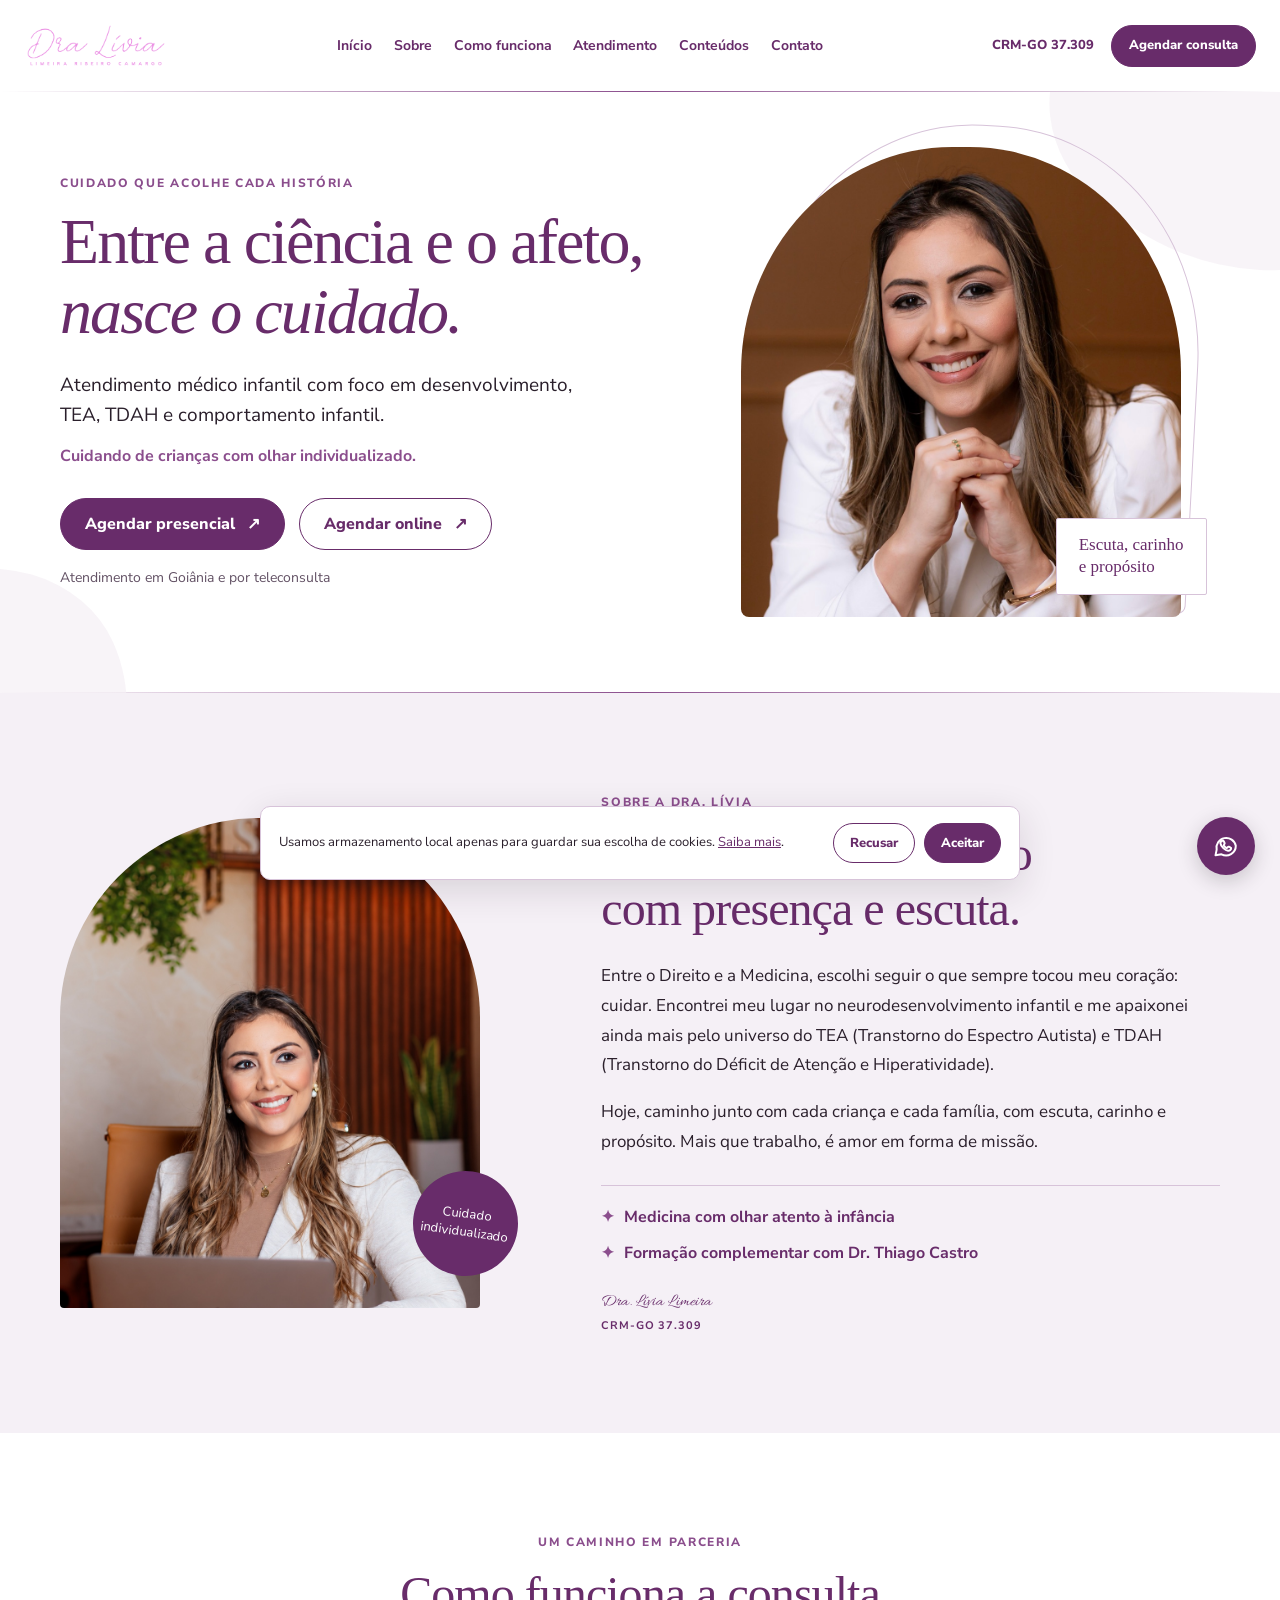
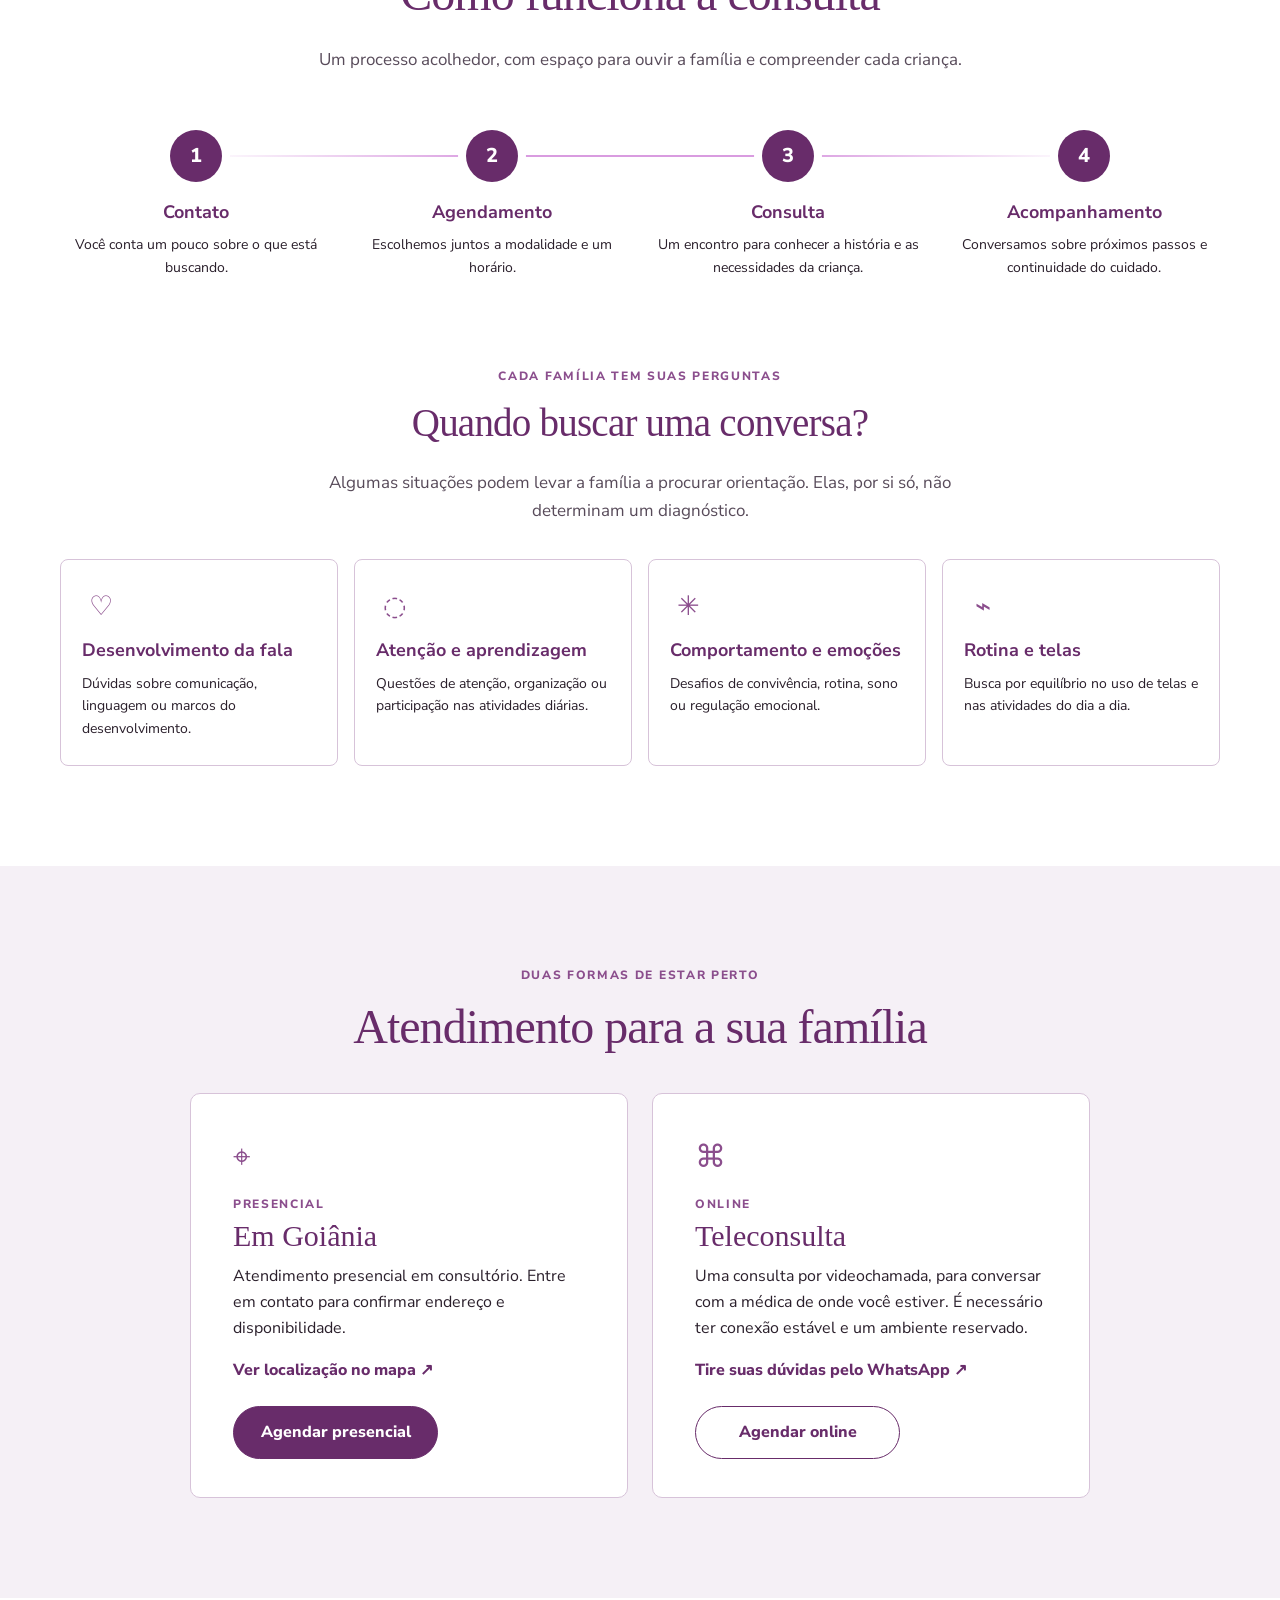
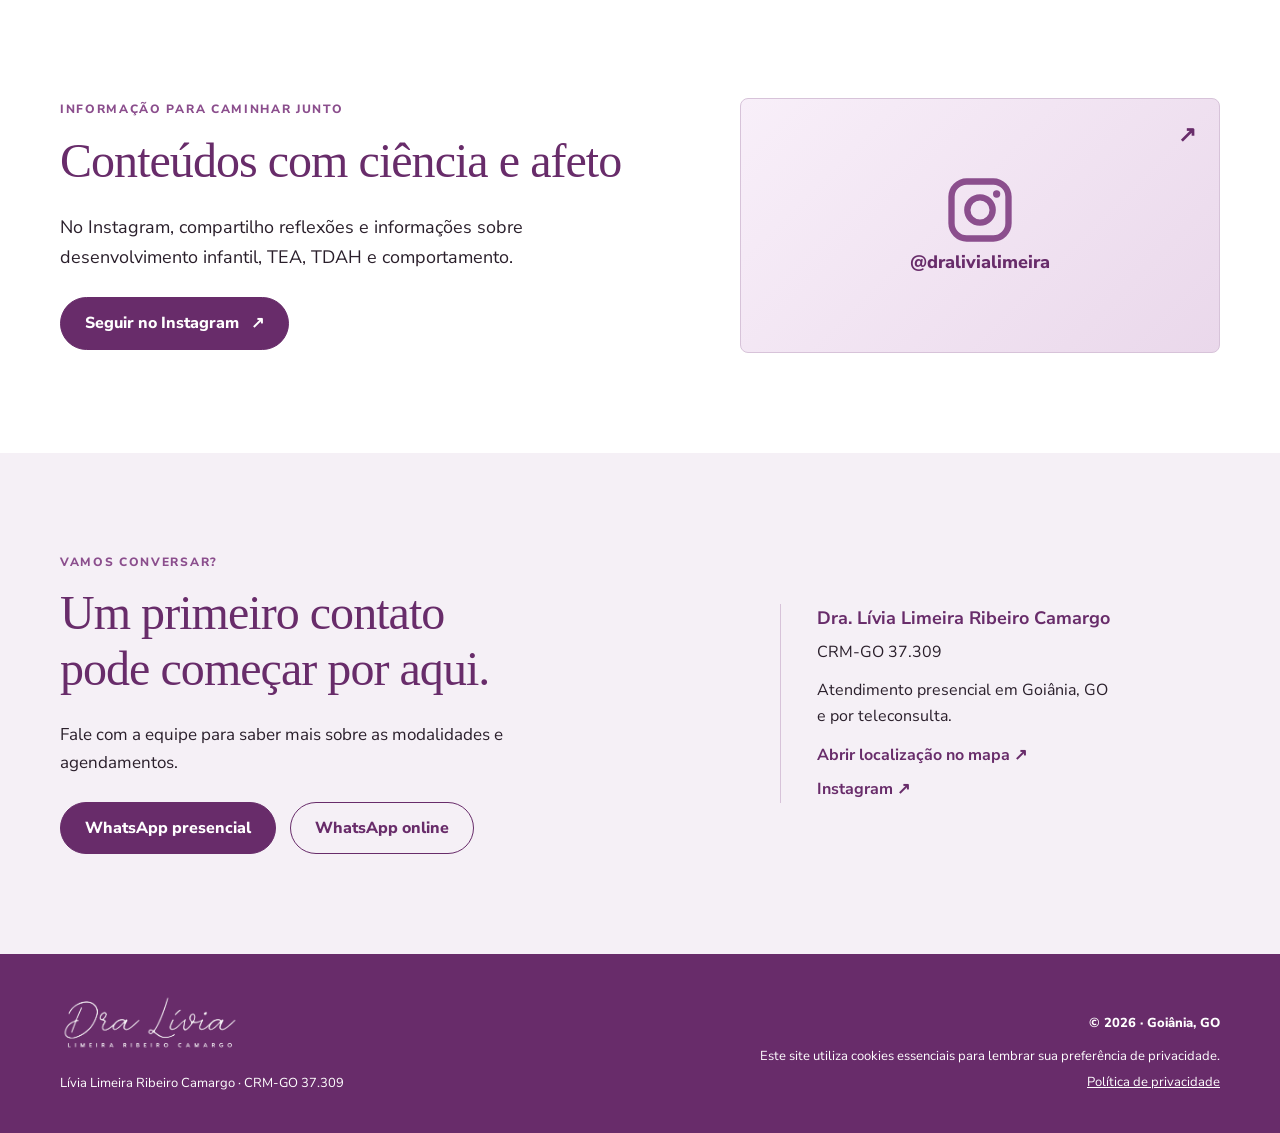
<file: index.html>
<!doctype html>
<html lang="pt-BR">
<head>
  <meta charset="utf-8">
  <meta name="viewport" content="width=device-width, initial-scale=1">
  <meta name="theme-color" content="#682C6A">
  <title>Dra. Lívia Limeira | Médica – Desenvolvimento Infantil, TEA e TDAH | Goiânia</title>
  <meta name="description" content="Atendimento médico infantil com foco em desenvolvimento, TEA, TDAH e comportamento. Presencial em Goiânia e por teleconsulta.">
  <meta property="og:type" content="website">
  <meta property="og:title" content="Dra. Lívia Limeira | Desenvolvimento Infantil">
  <meta property="og:description" content="Entre a ciência e o afeto, nasce o cuidado. Atendimento presencial em Goiânia e online.">
  <meta property="og:image" content="https://dralivialimeira.com.br/assets/site_foto_perfil.jpg">
  <meta property="og:url" content="https://dralivialimeira.com.br/">
  <link rel="icon" type="image/svg+xml" href="assets/favicon.svg">
  <link rel="preconnect" href="https://fonts.googleapis.com">
  <link rel="preconnect" href="https://fonts.gstatic.com" crossorigin>
  <link href="https://fonts.googleapis.com/css2?family=Allura&family=Nunito+Sans:wght@400;500;600;700;800&display=swap" rel="stylesheet">
  <link rel="stylesheet" href="styles.css">
  <script type="application/ld+json">
  {"@context":"https://schema.org","@type":"Physician","name":"Lívia Limeira Ribeiro Camargo","identifier":"CRM-GO 37.309","address":{"@type":"PostalAddress","addressLocality":"Goiânia","addressRegion":"GO","addressCountry":"BR"},"telephone":"+55 62 99204-0000","sameAs":["https://www.instagram.com/dralivialimeira/"]}
  </script>
</head>
<body>
  <a class="skip-link" href="#conteudo">Pular para o conteúdo</a>
  <header class="site-header">
    <div class="header-inner">
      <a class="brand" href="#inicio" aria-label="Dra. Lívia Limeira, início"><img src="assets/site_logo.png" alt="Dra. Lívia Limeira Ribeiro Camargo"></a>
      <nav class="main-nav" aria-label="Navegação principal">
        <a href="#inicio">Início</a><a href="#sobre">Sobre</a><a href="#como-funciona">Como funciona</a><a href="#atendimento">Atendimento</a><a href="#conteudos">Conteúdos</a><a href="#contato">Contato</a>
      </nav>
      <div class="header-actions"><span class="crm">CRM-GO 37.309</span><a class="button button-small" href="#atendimento">Agendar consulta</a></div>
    </div>
  </header>

  <main id="conteudo">
    <section class="mobile-card" aria-label="Links principais">
      <div class="mobile-photo"><img src="assets/site_foto_perfil.jpg" alt="Dra. Lívia Limeira"></div>
      <button class="share-button" type="button" aria-label="Compartilhar esta página" title="Compartilhar"><svg viewBox="0 0 24 24" aria-hidden="true"><path d="M12 16V3m0 0L7 8m5-5 5 5M5 13v7h14v-7"/></svg></button>
      <div class="mobile-intro"><img class="mobile-logo" src="assets/site_logo.png" alt="Dra. Lívia Limeira Ribeiro Camargo"><p class="mobile-crm">CRM-GO 37.309</p><p>Cuidando de crianças com olhar individualizado. Como posso te ajudar hoje?</p></div>
      <div class="mobile-links">
        <a class="button mobile-primary" data-whatsapp="presencial" href="https://wa.me/5562992585585?text=Ol%C3%A1!%20Gostaria%20de%20agendar%20uma%20consulta%20presencial%20com%20a%20Dra.%20L%C3%ADvia." target="_blank" rel="noopener">Agendar consulta presencial</a>
        <a class="button mobile-secondary" data-whatsapp="online" href="https://wa.me/5562992040000?text=Ol%C3%A1!%20Gostaria%20de%20agendar%20uma%20consulta%20online%20com%20a%20Dra.%20L%C3%ADvia." target="_blank" rel="noopener">Agendar consulta online</a>
        <a class="button mobile-secondary" href="https://www.instagram.com/dralivialimeira/" target="_blank" rel="noopener">Instagram</a>
        <button class="button mobile-secondary mobile-modal-trigger" type="button" aria-haspopup="dialog">Como funciona a consulta</button>
        <a class="button mobile-secondary" href="https://maps.app.goo.gl/AR5w3i1jh9JKmHik7" target="_blank" rel="noopener">Localização</a>
      </div>
      <a class="instagram-mark" href="https://www.instagram.com/dralivialimeira/" target="_blank" rel="noopener" aria-label="Instagram da Dra. Lívia"><svg viewBox="0 0 24 24" aria-hidden="true"><path fill="currentColor" fill-rule="evenodd" d="M7.8 2h8.4A5.8 5.8 0 0 1 22 7.8v8.4a5.8 5.8 0 0 1-5.8 5.8H7.8A5.8 5.8 0 0 1 2 16.2V7.8A5.8 5.8 0 0 1 7.8 2Zm0 2A3.8 3.8 0 0 0 4 7.8v8.4A3.8 3.8 0 0 0 7.8 20h8.4a3.8 3.8 0 0 0 3.8-3.8V7.8A3.8 3.8 0 0 0 16.2 4H7.8Zm4.2 3a5 5 0 1 1 0 10 5 5 0 0 1 0-10Zm0 2a3 3 0 1 0 0 6 3 3 0 0 0 0-6Zm5.25-3.2a1.15 1.15 0 1 1 0 2.3 1.15 1.15 0 0 1 0-2.3Z"/></svg></a>
      <p class="mobile-foot">Lívia Limeira Ribeiro Camargo · CRM-GO 37.309<br>© 2026</p>
    </section>

    <section class="hero desktop-section" id="inicio">
      <div class="hero-inner wrap">
        <div class="hero-copy"><p class="eyebrow">Cuidado que acolhe cada história</p><h1>Entre a ciência e o afeto,<br><em>nasce o cuidado.</em></h1><p class="hero-lead">Atendimento médico infantil com foco em desenvolvimento, TEA, TDAH e comportamento infantil.</p><p class="hero-note">Cuidando de crianças com olhar individualizado.</p><div class="button-row"><a class="button" data-whatsapp="presencial" href="https://wa.me/5562992585585?text=Ol%C3%A1!%20Gostaria%20de%20agendar%20uma%20consulta%20presencial%20com%20a%20Dra.%20L%C3%ADvia." target="_blank" rel="noopener">Agendar presencial <span aria-hidden="true">↗</span></a><a class="button button-outline" data-whatsapp="online" href="https://wa.me/5562992040000?text=Ol%C3%A1!%20Gostaria%20de%20agendar%20uma%20consulta%20online%20com%20a%20Dra.%20L%C3%ADvia." target="_blank" rel="noopener">Agendar online <span aria-hidden="true">↗</span></a></div><p class="hero-location">Atendimento em Goiânia e por teleconsulta</p></div>
        <div class="hero-portrait"><span class="portrait-orbit"></span><img src="assets/site_foto_perfil.jpg" alt="Dra. Lívia Limeira, médica" fetchpriority="high"><span class="portrait-caption">Escuta, carinho<br>e propósito</span></div>
      </div>
      <div class="hero-divider" aria-hidden="true"></div>
    </section>

    <section class="about section-pad" id="sobre"><div class="wrap about-grid"><div class="about-image"><img src="assets/site_foto_consultorio.jpg" alt="Ambiente de atendimento da Dra. Lívia" loading="lazy"><span class="image-stamp">Cuidado<br>individualizado</span></div><div class="about-copy"><p class="eyebrow">Sobre a Dra. Lívia</p><h2>Um cuidado construído<br>com presença e escuta.</h2><p>Entre o Direito e a Medicina, escolhi seguir o que sempre tocou meu coração: cuidar. Encontrei meu lugar no neurodesenvolvimento infantil e me apaixonei ainda mais pelo universo do TEA (Transtorno do Espectro Autista) e TDAH (Transtorno do Déficit de Atenção e Hiperatividade).</p><p>Hoje, caminho junto com cada criança e cada família, com escuta, carinho e propósito. Mais que trabalho, é amor em forma de missão.</p><div class="credentials"><span>Medicina com olhar atento à infância</span><span>Formação complementar com Dr. Thiago Castro</span></div><p class="about-sign">Dra. Lívia Limeira <small>CRM-GO 37.309</small></p></div></div></section>

    <section class="process section-pad" id="como-funciona"><div class="wrap"><div class="section-heading"><p class="eyebrow">Um caminho em parceria</p><h2>Como funciona a consulta</h2><p>Um processo acolhedor, com espaço para ouvir a família e compreender cada criança.</p></div><ol class="steps"><li><span>1</span><h3>Contato</h3><p>Você conta um pouco sobre o que está buscando.</p></li><li><span>2</span><h3>Agendamento</h3><p>Escolhemos juntos a modalidade e um horário.</p></li><li><span>3</span><h3>Consulta</h3><p>Um encontro para conhecer a história e as necessidades da criança.</p></li><li><span>4</span><h3>Acompanhamento</h3><p>Conversamos sobre próximos passos e continuidade do cuidado.</p></li></ol>
      <div class="signals-heading"><p class="eyebrow">Cada família tem suas perguntas</p><h2>Quando buscar uma conversa?</h2><p>Algumas situações podem levar a família a procurar orientação. Elas, por si só, não determinam um diagnóstico.</p></div>
      <div class="signal-grid"><article class="signal-card"><span class="line-icon" aria-hidden="true">♡</span><h3>Desenvolvimento da fala</h3><p>Dúvidas sobre comunicação, linguagem ou marcos do desenvolvimento.</p></article><article class="signal-card"><span class="line-icon" aria-hidden="true">◌</span><h3>Atenção e aprendizagem</h3><p>Questões de atenção, organização ou participação nas atividades diárias.</p></article><article class="signal-card"><span class="line-icon" aria-hidden="true">✳</span><h3>Comportamento e emoções</h3><p>Desafios de convivência, rotina, sono ou regulação emocional.</p></article><article class="signal-card"><span class="line-icon" aria-hidden="true">⌁</span><h3>Rotina e telas</h3><p>Busca por equilíbrio no uso de telas e nas atividades do dia a dia.</p></article></div>
    </div></section>

    <section class="care section-pad" id="atendimento"><div class="wrap"><div class="section-heading"><p class="eyebrow">Duas formas de estar perto</p><h2>Atendimento para a sua família</h2></div><div class="care-grid"><article class="care-card"><div class="care-icon" aria-hidden="true">⌖</div><p class="eyebrow">Presencial</p><h3>Em Goiânia</h3><p>Atendimento presencial em consultório. Entre em contato para confirmar endereço e disponibilidade.</p><a class="text-link" href="https://maps.app.goo.gl/AR5w3i1jh9JKmHik7" target="_blank" rel="noopener">Ver localização no mapa <span aria-hidden="true">↗</span></a><a class="button" data-whatsapp="presencial" href="https://wa.me/5562992585585?text=Ol%C3%A1!%20Gostaria%20de%20agendar%20uma%20consulta%20presencial%20com%20a%20Dra.%20L%C3%ADvia." target="_blank" rel="noopener">Agendar presencial</a></article><article class="care-card"><div class="care-icon" aria-hidden="true">⌘</div><p class="eyebrow">Online</p><h3>Teleconsulta</h3><p>Uma consulta por videochamada, para conversar com a médica de onde você estiver. É necessário ter conexão estável e um ambiente reservado.</p><a class="text-link" href="https://wa.me/5562992040000?text=Ol%C3%A1!%20Gostaria%20de%20agendar%20uma%20consulta%20online%20com%20a%20Dra.%20L%C3%ADvia." target="_blank" rel="noopener">Tire suas dúvidas pelo WhatsApp <span aria-hidden="true">↗</span></a><a class="button button-outline" data-whatsapp="online" href="https://wa.me/5562992040000?text=Ol%C3%A1!%20Gostaria%20de%20agendar%20uma%20consulta%20online%20com%20a%20Dra.%20L%C3%ADvia." target="_blank" rel="noopener">Agendar online</a></article></div></div></section>

    <section class="content-section section-pad" id="conteudos"><div class="wrap content-grid"><div><p class="eyebrow">Informação para caminhar junto</p><h2>Conteúdos com ciência e afeto</h2><p>No Instagram, compartilho reflexões e informações sobre desenvolvimento infantil, TEA, TDAH e comportamento.</p><a class="button" href="https://www.instagram.com/dralivialimeira/" target="_blank" rel="noopener">Seguir no Instagram <span aria-hidden="true">↗</span></a></div><a class="instagram-feature" href="https://www.instagram.com/dralivialimeira/" target="_blank" rel="noopener"><span class="ig-large" aria-hidden="true"><svg viewBox="0 0 24 24" aria-hidden="true"><path fill="currentColor" fill-rule="evenodd" d="M7.8 2h8.4A5.8 5.8 0 0 1 22 7.8v8.4a5.8 5.8 0 0 1-5.8 5.8H7.8A5.8 5.8 0 0 1 2 16.2V7.8A5.8 5.8 0 0 1 7.8 2Zm0 2A3.8 3.8 0 0 0 4 7.8v8.4A3.8 3.8 0 0 0 7.8 20h8.4a3.8 3.8 0 0 0 3.8-3.8V7.8A3.8 3.8 0 0 0 16.2 4H7.8Zm4.2 3a5 5 0 1 1 0 10 5 5 0 0 1 0-10Zm0 2a3 3 0 1 0 0 6 3 3 0 0 0 0-6Zm5.25-3.2a1.15 1.15 0 1 1 0 2.3 1.15 1.15 0 0 1 0-2.3Z"/></svg></span><span>@dralivialimeira</span><span class="feature-arrow" aria-hidden="true">↗</span></a></div></section>

    <section class="contact section-pad" id="contato"><div class="wrap contact-grid"><div><p class="eyebrow">Vamos conversar?</p><h2>Um primeiro contato<br>pode começar por aqui.</h2><p>Fale com a equipe para saber mais sobre as modalidades e agendamentos.</p><div class="button-row"><a class="button" data-whatsapp="presencial" href="https://wa.me/5562992585585?text=Ol%C3%A1!%20Gostaria%20de%20agendar%20uma%20consulta%20presencial%20com%20a%20Dra.%20L%C3%ADvia." target="_blank" rel="noopener">WhatsApp presencial</a><a class="button button-outline" data-whatsapp="online" href="https://wa.me/5562992040000?text=Ol%C3%A1!%20Gostaria%20de%20agendar%20uma%20consulta%20online%20com%20a%20Dra.%20L%C3%ADvia." target="_blank" rel="noopener">WhatsApp online</a></div></div><div class="contact-details"><h3>Dra. Lívia Limeira Ribeiro Camargo</h3><p>CRM-GO 37.309</p><p>Atendimento presencial em Goiânia, GO<br>e por teleconsulta.</p><a href="https://maps.app.goo.gl/AR5w3i1jh9JKmHik7" target="_blank" rel="noopener">Abrir localização no mapa ↗</a><a href="https://www.instagram.com/dralivialimeira/" target="_blank" rel="noopener">Instagram ↗</a></div></div></section>
  </main>

  <footer class="site-footer"><div class="wrap footer-inner"><div><img class="footer-logo" src="assets/site_logo.png" alt="Dra. Lívia Limeira Ribeiro Camargo"><p>Lívia Limeira Ribeiro Camargo · CRM-GO 37.309</p></div><div class="footer-meta"><p>© 2026 · Goiânia, GO</p><p>Este site utiliza cookies essenciais para lembrar sua preferência de privacidade.</p><a href="privacidade.html">Política de privacidade</a></div></div></footer>
  <a class="floating-whatsapp" data-whatsapp="online" href="https://wa.me/5562992040000?text=Ol%C3%A1!%20Gostaria%20de%20agendar%20uma%20consulta%20online%20com%20a%20Dra.%20L%C3%ADvia." target="_blank" rel="noopener" aria-label="Agendar consulta online pelo WhatsApp"><svg viewBox="0 0 24 24" aria-hidden="true"><path d="M20.4 11.8a8.3 8.3 0 0 1-12.3 7.3L3 20l1-4.9a8.3 8.3 0 1 1 16.4-3.3Z"/><path d="M8.2 8.1c.3-.7.6-.7 1-.7h.4c.2 0 .4.1.5.4l.7 1.7c.1.3.1.5-.1.7l-.5.6c-.2.2-.2.4 0 .7.5.9 1.2 1.6 2.1 2.1.3.2.5.2.7 0l.7-.8c.2-.2.4-.3.7-.2l1.6.8c.3.1.4.3.4.5 0 .4-.2 1.1-.7 1.5-.5.5-1.2.7-2 .6-1-.1-2.5-.8-4-2.2-1.6-1.5-2.4-3.2-2.5-4.2-.1-.7.1-1.3.5-1.8Z"/></svg></a>
  <aside class="cookie-banner" aria-label="Preferências de cookies" hidden><p>Usamos armazenamento local apenas para guardar sua escolha de cookies. <a href="privacidade.html">Saiba mais</a>.</p><div><button type="button" data-cookie-choice="rejected">Recusar</button><button type="button" data-cookie-choice="accepted">Aceitar</button></div></aside>
  <dialog class="consult-dialog" aria-labelledby="consult-dialog-title"><button class="dialog-close" type="button" aria-label="Fechar">×</button><p class="eyebrow">Um caminho em parceria</p><h2 id="consult-dialog-title">Como funciona a consulta</h2><p>O primeiro contato ajuda a entender o que sua família procura e a escolher a modalidade e o horário. Na consulta, conversamos sobre a história e as necessidades da criança. Depois, alinhamos os próximos passos do cuidado.</p><a class="button" data-whatsapp="online" href="https://wa.me/5562992040000?text=Ol%C3%A1!%20Gostaria%20de%20agendar%20uma%20consulta%20online%20com%20a%20Dra.%20L%C3%ADvia." target="_blank" rel="noopener">Conversar sobre agendamento</a></dialog>
  <div class="toast" role="status" aria-live="polite"></div>
  <script src="script.js" defer></script>
</body>
</html>
</file>
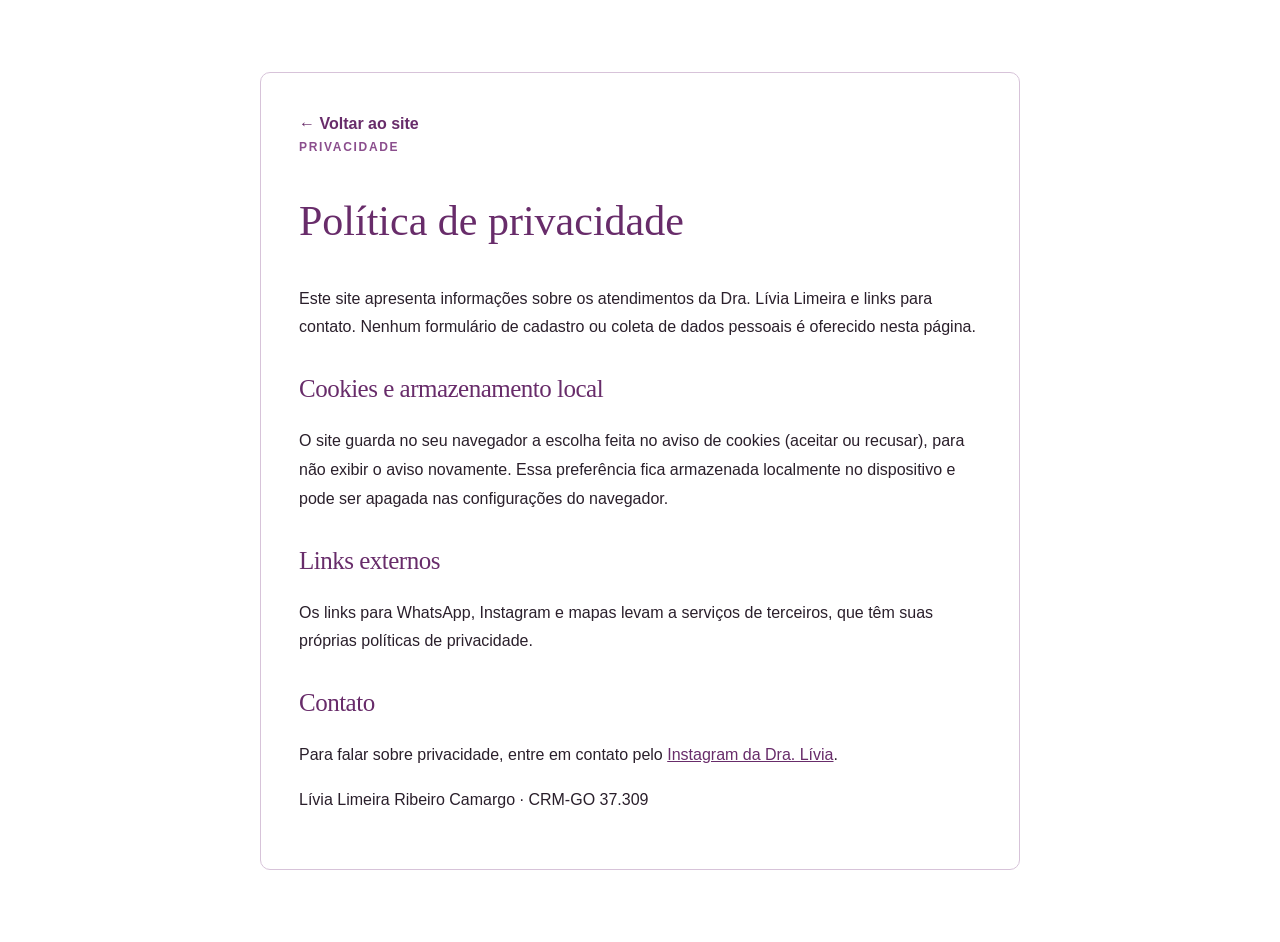
<file: privacidade.html>
<!doctype html>
<html lang="pt-BR"><head><meta charset="utf-8"><meta name="viewport" content="width=device-width,initial-scale=1"><meta name="theme-color" content="#682C6A"><title>Privacidade | Dra. Lívia Limeira</title><link rel="icon" type="image/svg+xml" href="assets/favicon.svg"><link rel="stylesheet" href="styles.css"></head><body><main class="privacy-page"><a class="back-link" href="index.html">← Voltar ao site</a><p class="eyebrow">Privacidade</p><h1>Política de privacidade</h1><p>Este site apresenta informações sobre os atendimentos da Dra. Lívia Limeira e links para contato. Nenhum formulário de cadastro ou coleta de dados pessoais é oferecido nesta página.</p><h2>Cookies e armazenamento local</h2><p>O site guarda no seu navegador a escolha feita no aviso de cookies (aceitar ou recusar), para não exibir o aviso novamente. Essa preferência fica armazenada localmente no dispositivo e pode ser apagada nas configurações do navegador.</p><h2>Links externos</h2><p>Os links para WhatsApp, Instagram e mapas levam a serviços de terceiros, que têm suas próprias políticas de privacidade.</p><h2>Contato</h2><p>Para falar sobre privacidade, entre em contato pelo <a href="https://www.instagram.com/dralivialimeira/" target="_blank" rel="noopener">Instagram da Dra. Lívia</a>.</p><p>Lívia Limeira Ribeiro Camargo · CRM-GO 37.309</p></main><style>.privacy-page{width:min(760px,calc(100% - 40px));margin:8vh auto;padding:38px;background:#fff;border:1px solid var(--lilas);border-radius:10px}.privacy-page h1,.privacy-page h2{color:var(--ameixa);font-family:var(--serif);font-weight:400}.privacy-page h1{font-size:42px}.privacy-page h2{font-size:25px;margin-top:32px}.back-link{font-weight:700;text-decoration:none}.privacy-page p{line-height:1.8}</style></body></html>
</file>
<file: styles.css>
:root{--ameixa:#682C6A;--roxo:#8B4E8D;--orquidea:#D99CE0;--lilas:#D7C3D9;--lavanda:#F5F0F6;--texto:#2A1F2B;--branco:#fff;--serif:Georgia,'Times New Roman',serif;--sans:'Nunito Sans',Arial,sans-serif}*{box-sizing:border-box}html{scroll-behavior:smooth;scroll-padding-top:100px}body{margin:0;color:var(--texto);font-family:var(--sans);font-size:16px;line-height:1.65;background:var(--branco)}a{color:var(--ameixa)}a:focus-visible,button:focus-visible{outline:3px solid var(--roxo);outline-offset:4px}.skip-link{position:fixed;top:-5rem;left:1rem;z-index:100;background:#fff;padding:.7rem 1rem}.skip-link:focus{top:1rem}.wrap{width:min(1160px,calc(100% - 56px));margin:auto}.site-header{height:92px;position:sticky;top:0;z-index:30;background:#ffffffed;backdrop-filter:blur(12px)}.site-header:after,.hero-divider{content:"";height:1px;display:block;background:linear-gradient(90deg,transparent,var(--roxo),transparent)}.header-inner{height:91px;width:min(1320px,calc(100% - 48px));margin:auto;display:flex;align-items:center;justify-content:space-between;gap:24px}.brand{width:144px;display:block;line-height:0}.brand img{width:100%;height:auto}.main-nav{display:flex;align-items:center;gap:clamp(12px,1.7vw,27px)}.main-nav a{text-decoration:none;color:var(--ameixa);font-size:14px;font-weight:700}.main-nav a:hover,.text-link:hover{color:var(--roxo)}.header-actions{display:flex;align-items:center;gap:17px;white-space:nowrap}.crm{color:var(--ameixa);font-size:13px;font-weight:800}.button{min-height:52px;border:1px solid var(--ameixa);border-radius:999px;background:var(--ameixa);color:#fff;text-decoration:none;font-weight:800;padding:12px 24px;display:inline-flex;align-items:center;justify-content:center;gap:12px;transition:background .2s,color .2s,border-color .2s}.button:hover,.button:focus-visible{background:var(--roxo);border-color:var(--roxo);color:#fff}.button-small{min-height:42px;padding:8px 17px;font-size:13px}.button-outline{background:transparent;color:var(--ameixa)}.button-outline:hover{color:#fff}.button-row{display:flex;gap:14px;flex-wrap:wrap}.desktop-section{display:block}.hero{background:var(--branco);position:relative;overflow:hidden}.hero:before,.hero:after{content:"";position:absolute;width:380px;height:320px;background:var(--lavanda);border-radius:55% 45% 62% 38%;opacity:.7;z-index:0}.hero:before{right:-160px;top:-140px;transform:rotate(32deg)}.hero:after{left:-240px;bottom:-210px;transform:rotate(-24deg)}.hero-inner{min-height:600px;display:grid;grid-template-columns:1.07fr .93fr;align-items:center;gap:44px;padding-top:44px;padding-bottom:65px;position:relative;z-index:1}.eyebrow{text-transform:uppercase;color:var(--roxo);font-weight:800;letter-spacing:.14em;font-size:12px;margin:0 0 13px}.hero h1{font-family:var(--serif);font-weight:400;font-size:clamp(42px,5vw,66px);line-height:1.1;color:var(--ameixa);margin:0 0 24px;letter-spacing:-.03em}.hero h1 em{font-style:italic}.hero-lead{max-width:540px;font-size:19px;line-height:1.55;margin:0 0 13px}.hero-note{color:var(--roxo);font-weight:700;margin:0 0 28px}.hero-location{font-size:14px;margin:16px 0 0;color:#635265}.hero-portrait{height:470px;max-width:440px;width:100%;justify-self:center;position:relative}.hero-portrait img{height:100%;width:100%;object-fit:cover;object-position:center 25%;border-radius:48% 48% 8px 8px;position:relative;z-index:1}.portrait-orbit{position:absolute;inset:-22px -17px 14px 18px;border:1px solid var(--lilas);border-radius:48% 48% 8px 8px;transform:rotate(3deg)}.portrait-caption{position:absolute;z-index:2;right:-26px;bottom:22px;background:#fff;color:var(--ameixa);border:1px solid var(--lilas);padding:15px 22px;border-radius:2px;font-family:var(--serif);font-size:17px;line-height:1.3}.section-pad{padding:100px 0;position:relative;overflow:hidden}.about{background:var(--lavanda)}.about-grid{display:grid;grid-template-columns:.83fr 1.17fr;align-items:center;gap:clamp(50px,8vw,110px)}.about-image{max-width:420px;height:490px;position:relative}.about-image img{width:100%;height:100%;object-fit:cover;object-position:center 40%;border-radius:200px 200px 4px 4px}.image-stamp{position:absolute;right:-38px;bottom:32px;border-radius:50%;width:105px;height:105px;background:var(--ameixa);color:#fff;display:grid;place-content:center;text-align:center;line-height:1.35;font-size:13px;transform:rotate(8deg)}h2{font-family:var(--serif);font-weight:400;font-size:clamp(34px,4vw,48px);line-height:1.16;color:var(--ameixa);margin:0 0 24px;letter-spacing:-.02em}.about-copy>p:not(.eyebrow){font-size:17px;line-height:1.75}.credentials{border-top:1px solid var(--lilas);margin-top:28px;padding-top:18px;display:grid;gap:10px;color:var(--ameixa);font-weight:700}.credentials span:before{content:"✦";color:var(--roxo);margin-right:10px}.about-sign{font-family:Allura,cursive;color:var(--ameixa);font-size:31px;margin:22px 0 0!important}.about-sign small{display:block;font:700 11px var(--sans);letter-spacing:.08em}.process{background:#fff}.section-heading{text-align:center;max-width:690px;margin:0 auto 56px}.section-heading>p:last-child,.signals-heading>p:last-child{font-size:17px;color:#584b5a}.steps{display:grid;grid-template-columns:repeat(4,1fr);gap:24px;margin:0 0 88px;padding:0;list-style:none;position:relative}.steps:before{content:"";position:absolute;left:12%;right:12%;top:25px;height:2px;background:linear-gradient(90deg,transparent,var(--orquidea),var(--orquidea),transparent)}.steps li{text-align:center;position:relative}.steps li>span{width:52px;height:52px;border-radius:50%;background:var(--ameixa);color:#fff;display:grid;place-items:center;font-size:20px;font-weight:800;margin:0 auto 16px;box-shadow:0 0 0 8px #fff}.steps h3,.signal-card h3,.care-card h3{color:var(--ameixa);margin:0 0 7px;font-size:18px}.steps p{font-size:14px;line-height:1.6;margin:0}.signals-heading{text-align:center;max-width:700px;margin:0 auto 34px}.signals-heading h2{font-size:39px}.signal-grid{display:grid;grid-template-columns:repeat(4,1fr);gap:16px}.signal-card{background:#fff;border:1px solid var(--lilas);border-radius:8px;padding:25px 21px;min-height:205px}.line-icon{width:37px;height:37px;display:grid;place-items:center;color:var(--roxo);font-size:27px;margin-bottom:14px}.signal-card p{font-size:14px;line-height:1.6;margin:0}.care{background:var(--lavanda)}.care .section-heading{margin-bottom:38px}.care-grid{display:grid;grid-template-columns:1fr 1fr;gap:24px;max-width:900px;margin:auto}.care-card{background:#fff;border:1px solid var(--lilas);border-radius:10px;padding:38px 42px;display:flex;flex-direction:column;align-items:flex-start;min-height:340px}.care-icon{font-size:31px;color:var(--roxo);margin-bottom:12px}.care-card .eyebrow{margin-bottom:4px}.care-card h3{font:400 30px var(--serif);margin:0 0 10px}.care-card p:not(.eyebrow){margin:0 0 15px}.text-link{font-weight:800;text-decoration:none;margin:0 0 23px}.care-card .button{margin-top:auto;min-width:205px}.content-section{background:#fff}.content-grid{display:grid;grid-template-columns:1fr .8fr;gap:80px;align-items:center}.content-grid>div>p:not(.eyebrow){font-size:18px;max-width:580px;margin-bottom:25px}.instagram-feature{min-height:255px;background:linear-gradient(135deg,#f8eff9,#ead8eb);border:1px solid var(--lilas);border-radius:8px;display:flex;align-items:center;justify-content:center;flex-direction:column;position:relative;color:var(--ameixa);text-decoration:none;font-weight:800;font-size:18px}.ig-large{width:76px;height:76px;line-height:0;color:var(--roxo);display:grid;place-items:center}.ig-large svg{width:100%;height:100%;fill:currentColor}.feature-arrow{position:absolute;right:23px;top:18px;font-size:22px}.contact{background:var(--lavanda)}.contact-grid{display:grid;grid-template-columns:1.2fr .8fr;gap:60px;align-items:center}.contact-grid>div:first-child>p:not(.eyebrow){font-size:17px;max-width:500px;margin-bottom:25px}.contact-details{border-left:1px solid var(--lilas);padding-left:36px}.contact-details h3{color:var(--ameixa);font-size:18px;margin:0 0 5px}.contact-details p{margin:0 0 12px}.contact-details a{display:block;margin-top:8px;font-weight:700;text-decoration:none}.site-footer{background:var(--ameixa);color:#fff;padding:39px 0}.footer-inner{display:flex;justify-content:space-between;gap:40px;align-items:flex-end}.footer-logo{width:180px;filter:brightness(0) invert(1);opacity:.95}.footer-inner p{font-size:13px;margin:12px 0 0}.footer-meta{text-align:right}.footer-meta p:first-child{font-weight:800}.footer-meta a{color:#fff;font-size:13px}.floating-whatsapp{display:grid;place-items:center;position:fixed;right:25px;bottom:25px;z-index:25;width:58px;height:58px;border-radius:50%;background:var(--ameixa);box-shadow:0 6px 20px #2a1f2b36}.floating-whatsapp:hover{background:var(--roxo)}.floating-whatsapp svg{width:28px;height:28px;fill:none;stroke:#fff;stroke-width:1.7;stroke-linecap:round;stroke-linejoin:round}.mobile-card{display:none}.cookie-banner{position:fixed;z-index:50;left:50%;bottom:20px;transform:translateX(-50%);width:min(760px,calc(100% - 32px));background:#fff;border:1px solid var(--lilas);box-shadow:0 10px 36px #2a1f2b24;border-radius:10px;padding:16px 18px;display:flex;align-items:center;justify-content:space-between;gap:16px}.cookie-banner[hidden]{display:none}.cookie-banner p{font-size:13px;line-height:1.5;margin:0}.cookie-banner div{display:flex;gap:9px;flex-shrink:0}.cookie-banner button{min-height:40px;padding:7px 16px;border:1px solid var(--ameixa);border-radius:999px;background:#fff;color:var(--ameixa);font:800 13px var(--sans);cursor:pointer}.cookie-banner button:last-child{background:var(--ameixa);color:#fff}.cookie-banner button:hover{background:var(--roxo);color:#fff;border-color:var(--roxo)}.toast{position:fixed;z-index:60;bottom:20px;left:50%;transform:translate(-50%,20px);opacity:0;pointer-events:none;background:var(--ameixa);color:#fff;padding:10px 18px;border-radius:50px;transition:.2s}.toast.show{opacity:1;transform:translate(-50%,0)}
@media(max-width:1050px) and (min-width:769px){.header-inner{width:calc(100% - 32px);gap:14px}.brand{width:118px}.main-nav{gap:12px}.main-nav a{font-size:12px}.crm{font-size:11px}.button-small{padding:8px 12px}.hero-inner{gap:20px}.signal-grid{grid-template-columns:repeat(2,1fr)}}
@media(max-width:768px){html{scroll-padding-top:20px}body{background:var(--lavanda);min-height:100vh}.site-header,.desktop-section,.site-footer,.floating-whatsapp{display:none}.mobile-card{display:block;max-width:520px;min-height:100vh;margin:0 auto;padding:0 22px 20px;position:relative;background:var(--lavanda);overflow:hidden}.mobile-card:before,.mobile-card:after{content:"";position:fixed;z-index:0;pointer-events:none;width:220px;height:250px;border-radius:52% 48% 67% 33%;background:var(--lilas);opacity:.2}.mobile-card:before{top:-150px;left:-100px;transform:rotate(37deg)}.mobile-card:after{bottom:-150px;right:-120px;transform:rotate(-22deg)}.mobile-photo{height:clamp(230px,37vh,340px);margin:0 -22px;position:relative;z-index:1;overflow:hidden;background:var(--lavanda)}.mobile-photo:after{content:"";position:absolute;inset:55% 0 0;background:linear-gradient(0deg,var(--lavanda),transparent)}.mobile-photo img{width:100%;height:100%;object-fit:cover;object-position:center 26%}.share-button{position:absolute;z-index:4;right:22px;top:16px;border:1px solid #fff9;background:#ffffffdf;width:42px;height:42px;border-radius:50%;display:grid;place-items:center;color:var(--ameixa);cursor:pointer}.share-button svg{width:20px;height:20px;fill:none;stroke:currentColor;stroke-width:1.7;stroke-linecap:round;stroke-linejoin:round}.mobile-intro{text-align:center;position:relative;z-index:2;margin-top:-8px}.mobile-logo{width:190px;height:62px;object-fit:contain}.mobile-crm{font-weight:800;color:var(--ameixa);margin:0 0 12px;font-size:13px}.mobile-intro>p:last-child{font-size:16px;line-height:1.5;max-width:360px;margin:0 auto 20px}.mobile-links{position:relative;z-index:2;display:grid;gap:12px}.mobile-links .button{min-height:56px;width:100%;border-radius:12px;padding:12px 15px}.mobile-secondary{background:#fff;color:var(--ameixa)}.mobile-links .button:hover,.mobile-links .button:active{background:var(--roxo);color:#fff;border-color:var(--roxo)}.instagram-mark{position:relative;z-index:2;display:grid;place-items:center;margin:17px auto 10px;width:28px;height:28px;color:var(--roxo)}.instagram-mark svg{height:24px;width:24px;fill:currentColor}.mobile-foot{position:relative;z-index:2;text-align:center;color:var(--ameixa);font-size:11px;line-height:1.6;margin:8px 0 0}.cookie-banner{bottom:12px;align-items:stretch;flex-direction:column;padding:14px}.cookie-banner div{width:100%}.cookie-banner button{flex:1}.toast{bottom:12px;z-index:70}}
@media(max-width:380px){.mobile-card{padding-left:16px;padding-right:16px}.mobile-photo{margin-left:-16px;margin-right:-16px}.mobile-links{gap:10px}.mobile-links .button{font-size:14px}.mobile-logo{width:170px}}
@media(prefers-reduced-motion:reduce){html{scroll-behavior:auto}*,*:before,*:after{transition:none!important}}

.consult-dialog{width:min(500px,calc(100% - 32px));border:1px solid var(--lilas);border-radius:14px;padding:36px;background:#fff;color:var(--texto);box-shadow:0 20px 70px #2a1f2b40}.consult-dialog::backdrop{background:#2a1f2b80}.consult-dialog h2{font-size:34px;margin-bottom:14px}.consult-dialog p:not(.eyebrow){margin:0 0 22px;line-height:1.75}.dialog-close{position:absolute;right:14px;top:10px;border:0;background:transparent;color:var(--ameixa);font-size:30px;cursor:pointer}.mobile-modal-trigger{font-family:var(--sans);font-size:inherit;cursor:pointer}
@media(max-width:768px){.about,.process,.care,.content-section,.contact{display:none}.consult-dialog{padding:30px 24px}}
</file>
